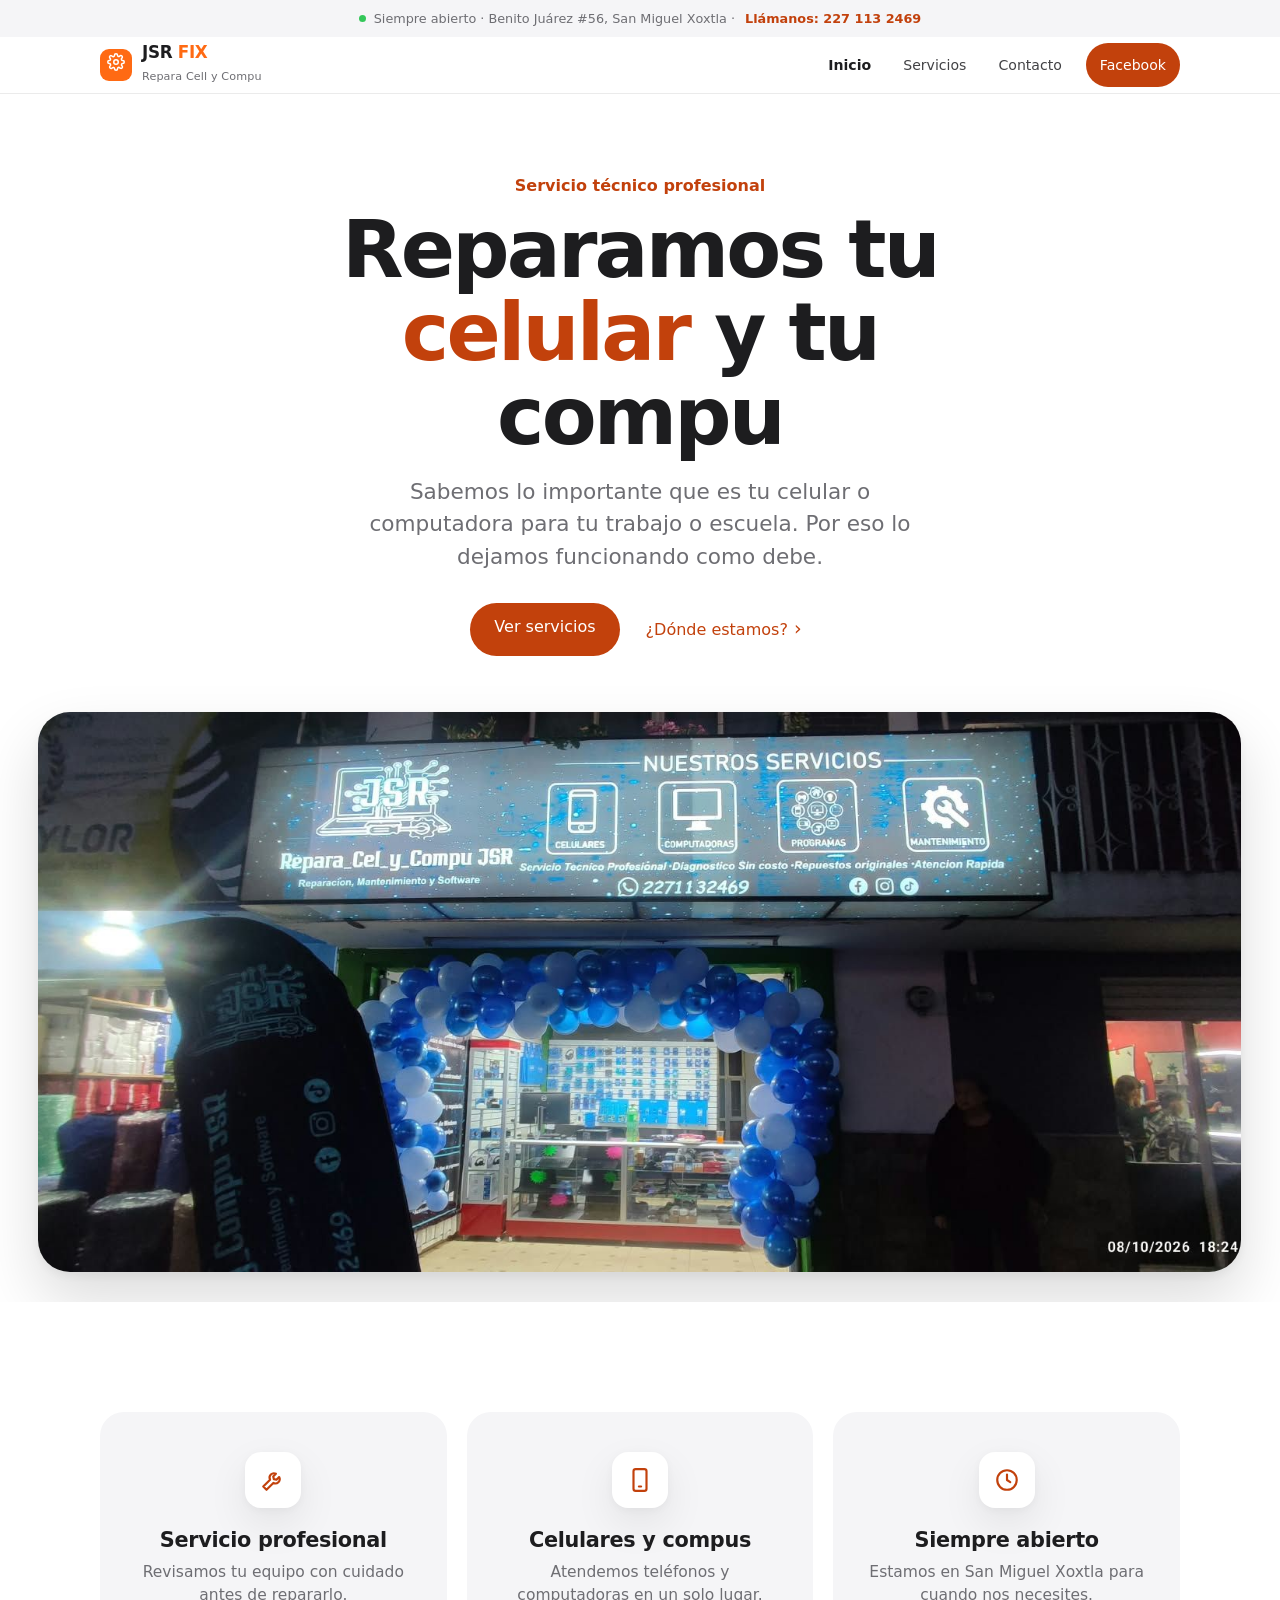
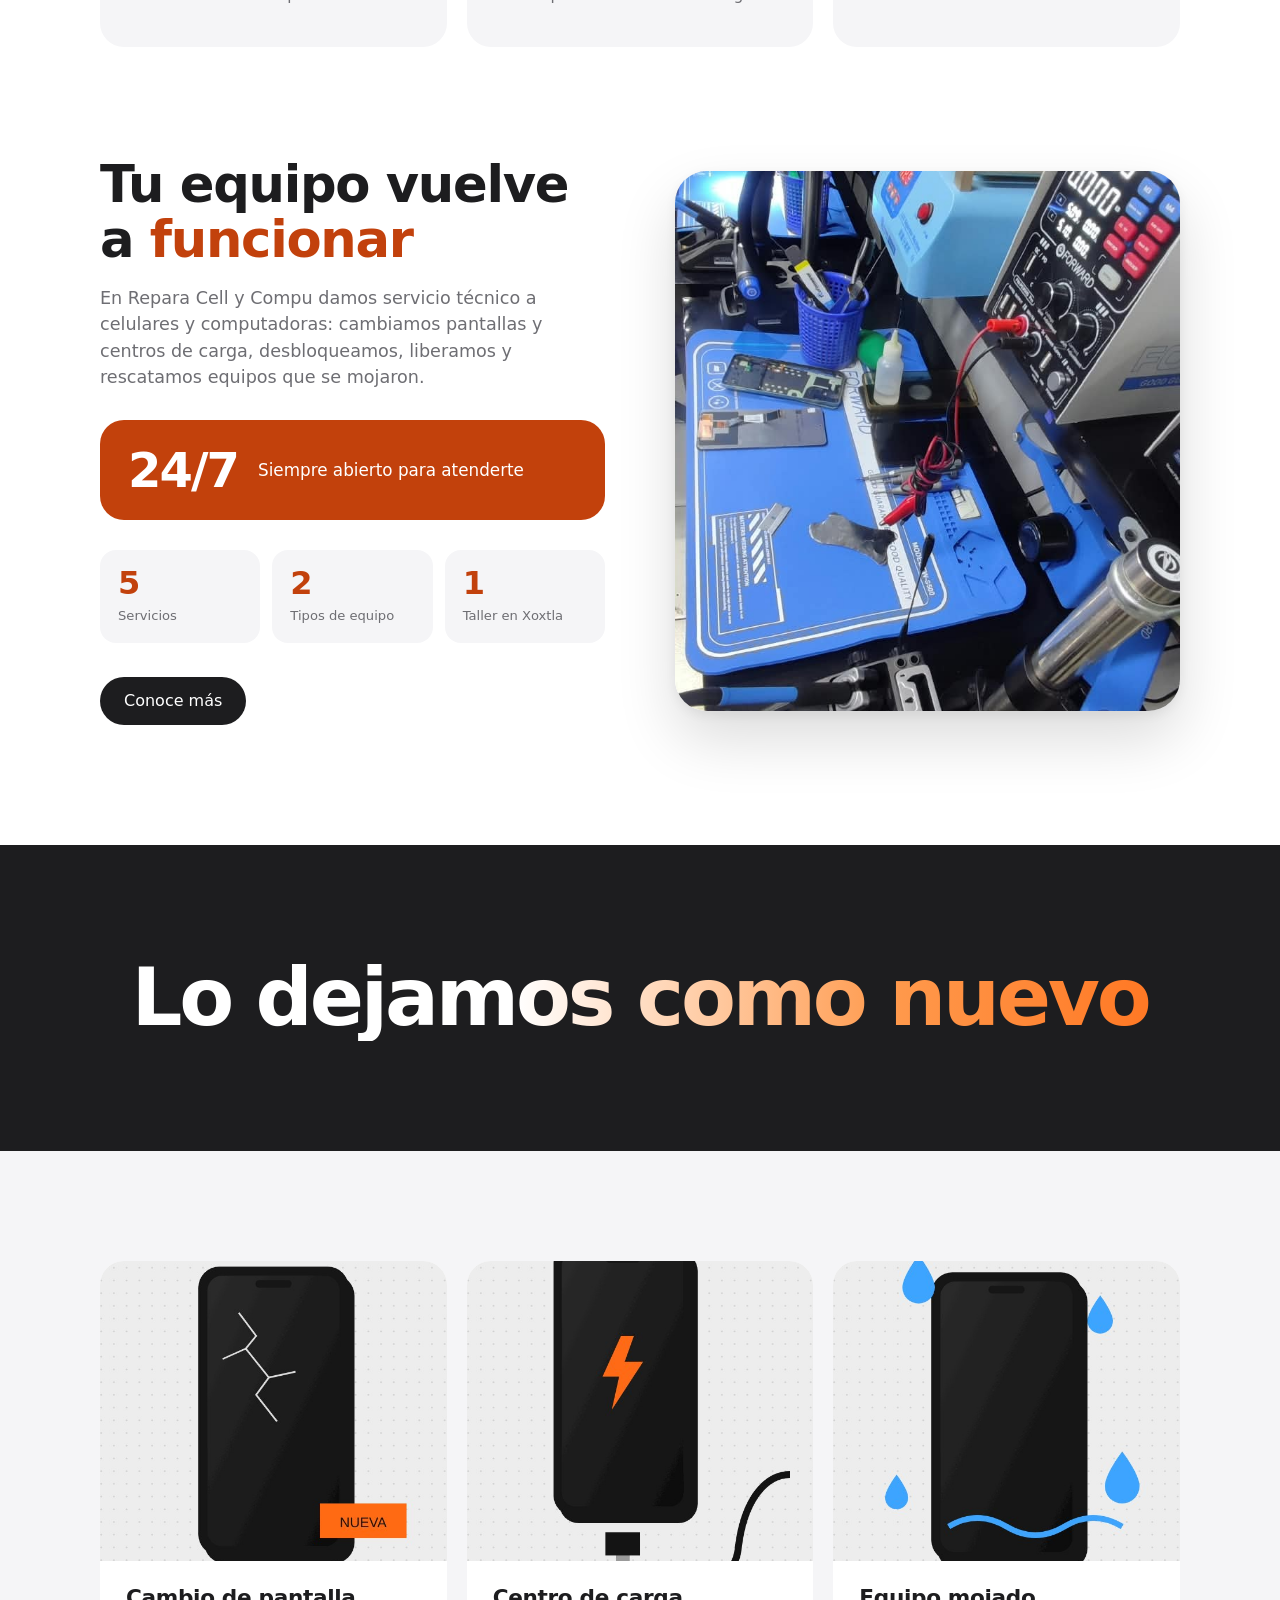
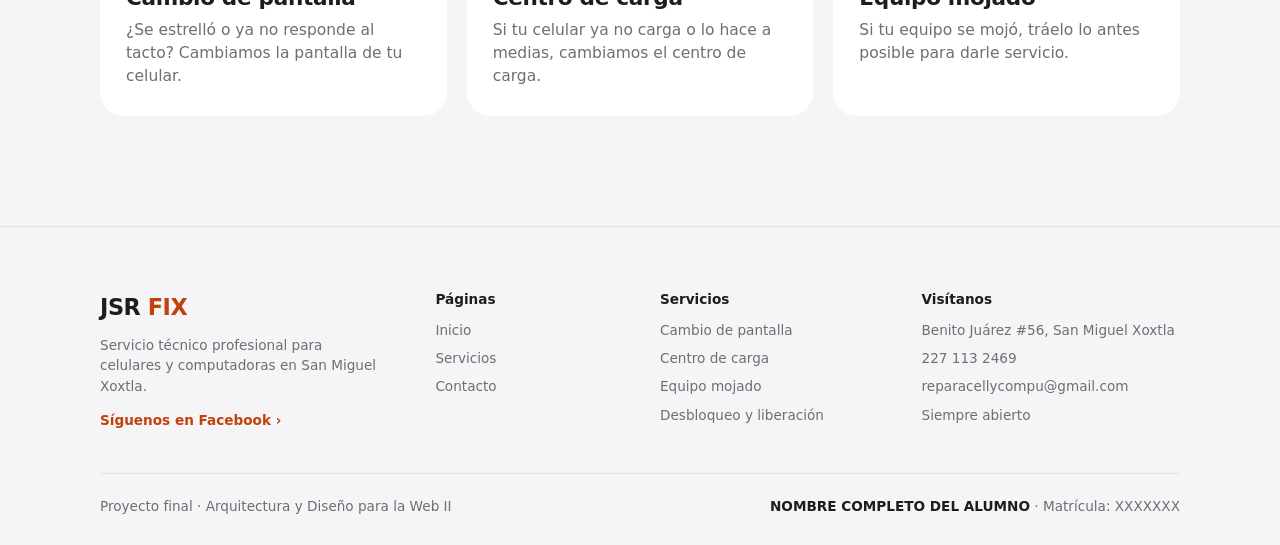
<file: index.html>
<!DOCTYPE html>
<html lang="es">
<head>
  <meta charset="UTF-8">
  <meta name="viewport" content="width=device-width, initial-scale=1.0">
  <title>Inicio | Repara Cell y Compu</title>
  <link rel="stylesheet" href="css/estilo.css">
</head>
<body>

  <!-- Barra de aviso -->
  <div id="aviso"><span class="punto-abierto"></span>Siempre abierto · Benito Juárez #56, San Miguel Xoxtla · <a href="tel:2271132469">Llámanos: 227 113 2469</a></div>

  <!-- Cabecera con el menú principal: 4 botones -->
  <div id="cabecera">
    <div class="marco">
      <a href="index.html" class="marca">
        <div class="marca-icono"><span><svg class="icono-svg" viewBox="0 0 24 24" aria-hidden="true"><circle cx="12" cy="12" r="3"/><path d="M19.4 15a1.7 1.7 0 0 0 .3 1.8l.1.1a2 2 0 1 1-2.8 2.8l-.1-.1a1.7 1.7 0 0 0-1.8-.3 1.7 1.7 0 0 0-1 1.5V21a2 2 0 1 1-4 0v-.1a1.7 1.7 0 0 0-1.1-1.5 1.7 1.7 0 0 0-1.8.3l-.1.1a2 2 0 1 1-2.8-2.8l.1-.1a1.7 1.7 0 0 0 .3-1.8 1.7 1.7 0 0 0-1.5-1H3a2 2 0 1 1 0-4h.1a1.7 1.7 0 0 0 1.5-1.1 1.7 1.7 0 0 0-.3-1.8l-.1-.1a2 2 0 1 1 2.8-2.8l.1.1a1.7 1.7 0 0 0 1.8.3H9a1.7 1.7 0 0 0 1-1.5V3a2 2 0 1 1 4 0v.1a1.7 1.7 0 0 0 1 1.5 1.7 1.7 0 0 0 1.8-.3l.1-.1a2 2 0 1 1 2.8 2.8l-.1.1a1.7 1.7 0 0 0-.3 1.8V9a1.7 1.7 0 0 0 1.5 1H21a2 2 0 1 1 0 4h-.1a1.7 1.7 0 0 0-1.5 1z"/></svg></span></div>
        <div class="marca-texto">
          <strong>JSR <b>FIX</b></strong>
          <small>Repara Cell y Compu</small>
        </div>
      </a>
      <div id="navegacion">
        <a href="index.html" class="opcion actual">Inicio</a>
        <a href="servicios.html" class="opcion">Servicios</a>
        <a href="contacto.html" class="opcion">Contacto</a>
        <a href="https://www.facebook.com/reparacellycompu" target="_blank" class="opcion externa">Facebook</a>
      </div>
    </div>
  </div>

  <!-- Imagen principal -->
  <div id="principal">
    <a href="servicios.html"><img src="img/portada.jpg" alt="Mesa de trabajo con celulares, laptop y herramientas"></a>
    <div class="principal-texto">
      <span class="etiqueta-naranja">Servicio técnico profesional</span>
      <h1>Reparamos tu <span class="resaltado">celular</span> y tu compu</h1>
      <p>Sabemos lo importante que es tu celular o computadora para tu trabajo o escuela. Por eso lo dejamos funcionando como debe.</p>
      <div class="botones">
        <a href="servicios.html" class="btn">Ver servicios</a>
        <a href="contacto.html" class="btn blanco">¿Dónde estamos?</a>
      </div>
    </div>
  </div>

  <!-- Tres tarjetas -->
  <div id="ventajas">
    <div class="marco">
      <div class="caja">
        <div class="caja-icono"><svg class="icono-svg" viewBox="0 0 24 24" aria-hidden="true"><path d="M14.7 6.3a4 4 0 0 0-5.4 5.4L3 18l3 3 6.3-6.3a4 4 0 0 0 5.4-5.4l-2.5 2.5-2.4-.6-.6-2.4z"/></svg></div>
        <h3>Servicio profesional</h3>
        <p>Revisamos tu equipo con cuidado antes de repararlo.</p>
      </div>
      <div class="caja">
        <div class="caja-icono"><svg class="icono-svg" viewBox="0 0 24 24" aria-hidden="true"><rect x="6" y="2" width="12" height="20" rx="2"/><path d="M11 18h2"/></svg></div>
        <h3>Celulares y compus</h3>
        <p>Atendemos teléfonos y computadoras en un solo lugar.</p>
      </div>
      <div class="caja">
        <div class="caja-icono"><svg class="icono-svg" viewBox="0 0 24 24" aria-hidden="true"><circle cx="12" cy="12" r="9"/><path d="M12 7v5l3 2"/></svg></div>
        <h3>Siempre abierto</h3>
        <p>Estamos en San Miguel Xoxtla para cuando nos necesites.</p>
      </div>
    </div>
  </div>

  <!-- Quiénes somos con cifras -->
  <div id="quienes">
    <div class="marco">
      <div class="quienes-texto">
        <h2>Tu equipo vuelve a <span class="resaltado">funcionar</span></h2>
        <p>En Repara Cell y Compu damos servicio técnico a celulares y computadoras: cambiamos pantallas y centros de carga, desbloqueamos, liberamos y rescatamos equipos que se mojaron.</p>
        <div class="recuadro-naranja">
          <strong>24/7</strong>
          <span>Siempre abierto para atenderte</span>
        </div>
        <div class="numeros">
          <div><strong>5</strong><span>Servicios</span></div>
          <div><strong>2</strong><span>Tipos de equipo</span></div>
          <div><strong>1</strong><span>Taller en Xoxtla</span></div>
        </div>
        <a href="servicios.html" class="btn negro">Conoce más</a>
      </div>
      <div class="quienes-imagen">
        <a href="servicios.html"><img src="img/taller.jpg" alt="Celular abierto en reparación con herramientas"></a>
      </div>
    </div>
  </div>

  <!-- Franja naranja -->
  <div class="banda">
    <h2>Lo dejamos como nuevo</h2>
  </div>

  <!-- Tres columnas con imagen -->
  <div id="reparaciones">
    <div class="marco">
      <div class="reparacion">
        <a href="servicios.html#pantalla"><img src="img/pantalla.jpg" alt="Celular con la pantalla estrellada"></a>
        <h3>Cambio de pantalla</h3>
        <p>¿Se estrelló o ya no responde al tacto? Cambiamos la pantalla de tu celular.</p>
      </div>
      <div class="reparacion">
        <a href="servicios.html#carga"><img src="img/carga.jpg" alt="Celular conectado a un cable de carga"></a>
        <h3>Centro de carga</h3>
        <p>Si tu celular ya no carga o lo hace a medias, cambiamos el centro de carga.</p>
      </div>
      <div class="reparacion">
        <a href="servicios.html#mojado"><img src="img/mojado.jpg" alt="Celular con gotas de agua"></a>
        <h3>Equipo mojado</h3>
        <p>Si tu equipo se mojó, tráelo lo antes posible para darle servicio.</p>
      </div>
    </div>
  </div>

  <!-- Pie de página: datos del negocio + nombre y matrícula del alumno -->
  <div id="pie">
    <div class="marco pie-rejilla">
      <div class="pie-marca">
        <strong>JSR <b>FIX</b></strong>
        <p>Servicio técnico profesional para celulares y computadoras en San Miguel Xoxtla.</p>
        <a href="https://www.facebook.com/reparacellycompu" target="_blank" class="pie-social">Síguenos en Facebook ›</a>
      </div>
      <div>
        <h3>Páginas</h3>
        <ul>
          <li><a href="index.html">Inicio</a></li>
          <li><a href="servicios.html">Servicios</a></li>
          <li><a href="contacto.html">Contacto</a></li>
        </ul>
      </div>
      <div>
        <h3>Servicios</h3>
        <ul>
          <li><a href="servicios.html#pantalla">Cambio de pantalla</a></li>
          <li><a href="servicios.html#carga">Centro de carga</a></li>
          <li><a href="servicios.html#mojado">Equipo mojado</a></li>
          <li><a href="servicios.html#desbloqueo">Desbloqueo y liberación</a></li>
        </ul>
      </div>
      <div>
        <h3>Visítanos</h3>
        <ul>
          <li>Benito Juárez #56, San Miguel Xoxtla</li>
          <li><a href="tel:2271132469">227 113 2469</a></li>
          <li><a href="mailto:reparacellycompu@gmail.com">reparacellycompu@gmail.com</a></li>
          <li>Siempre abierto</li>
        </ul>
      </div>
    </div>
    <div class="marco pie-alumno">
      <span>Proyecto final · Arquitectura y Diseño para la Web II</span>
      <span><strong>NOMBRE COMPLETO DEL ALUMNO</strong> · Matrícula: XXXXXXX</span>
    </div>
  </div>

</body>
</html>
</file>
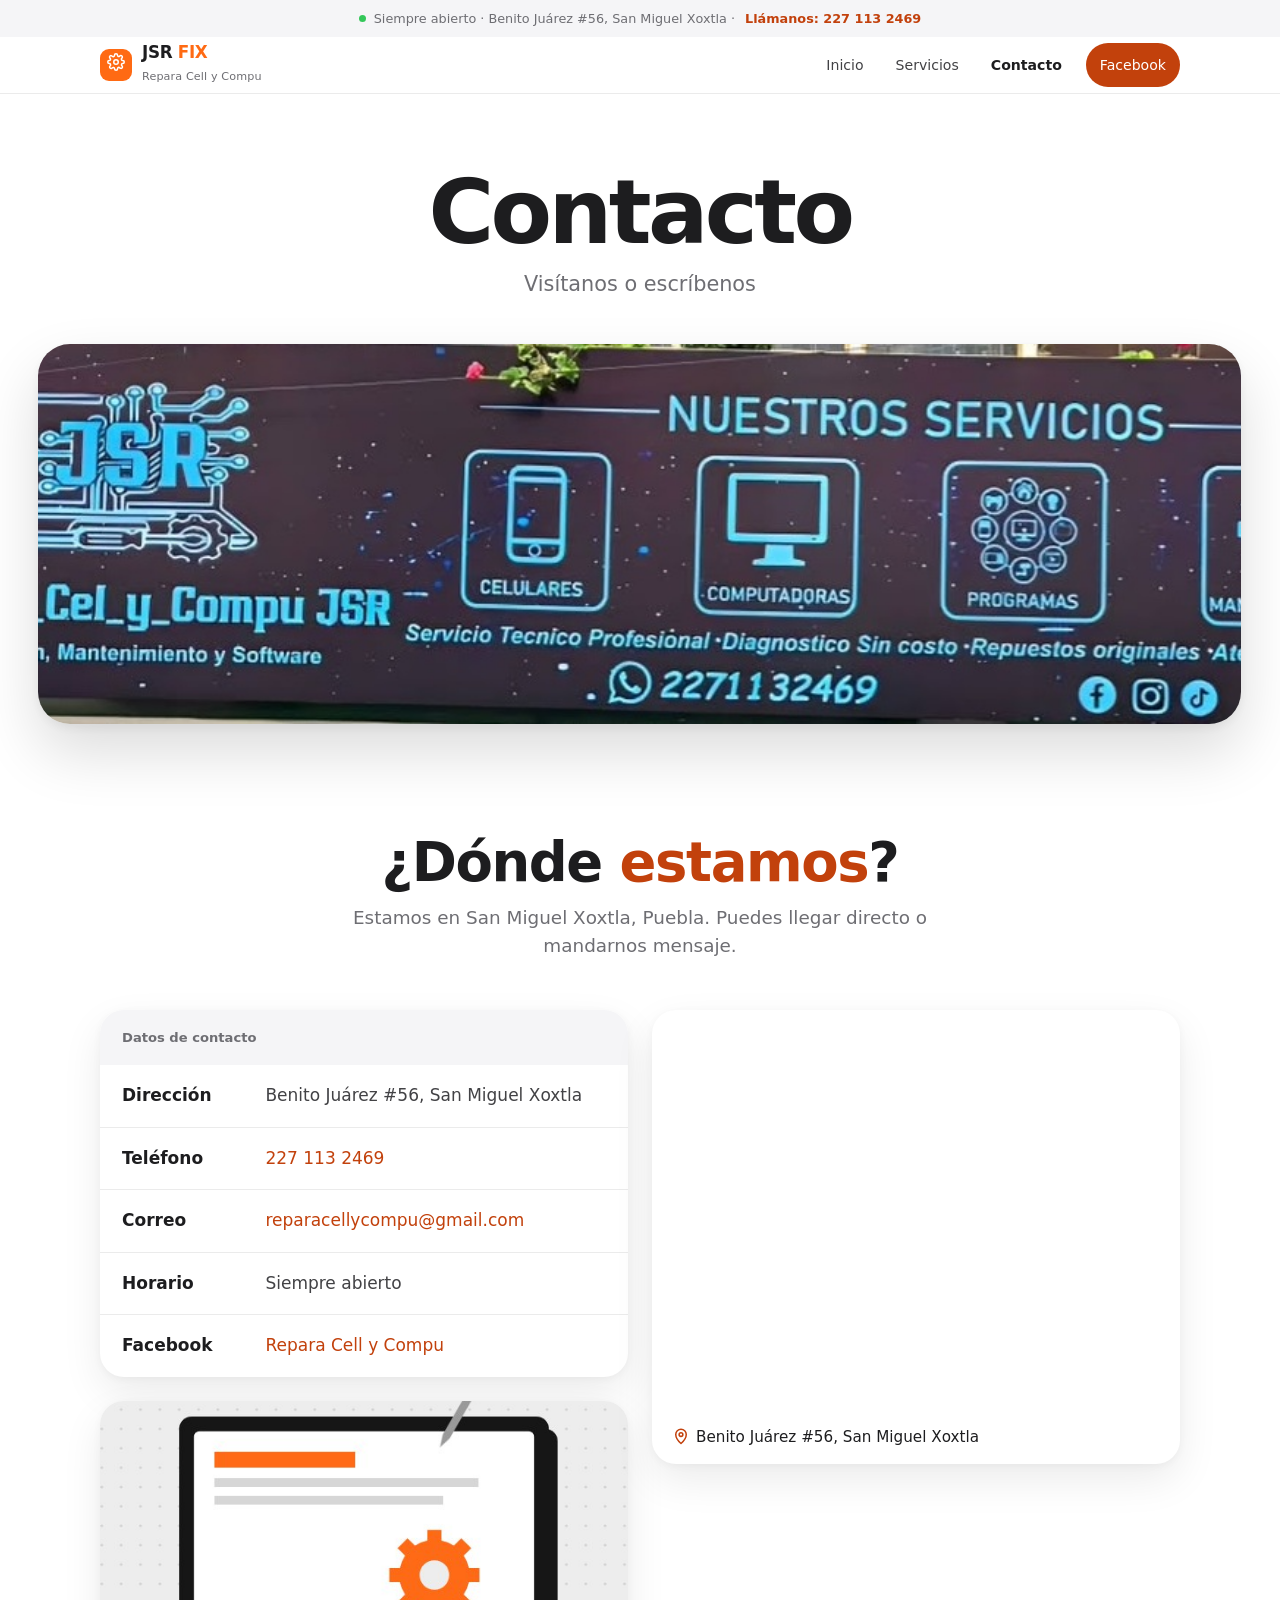
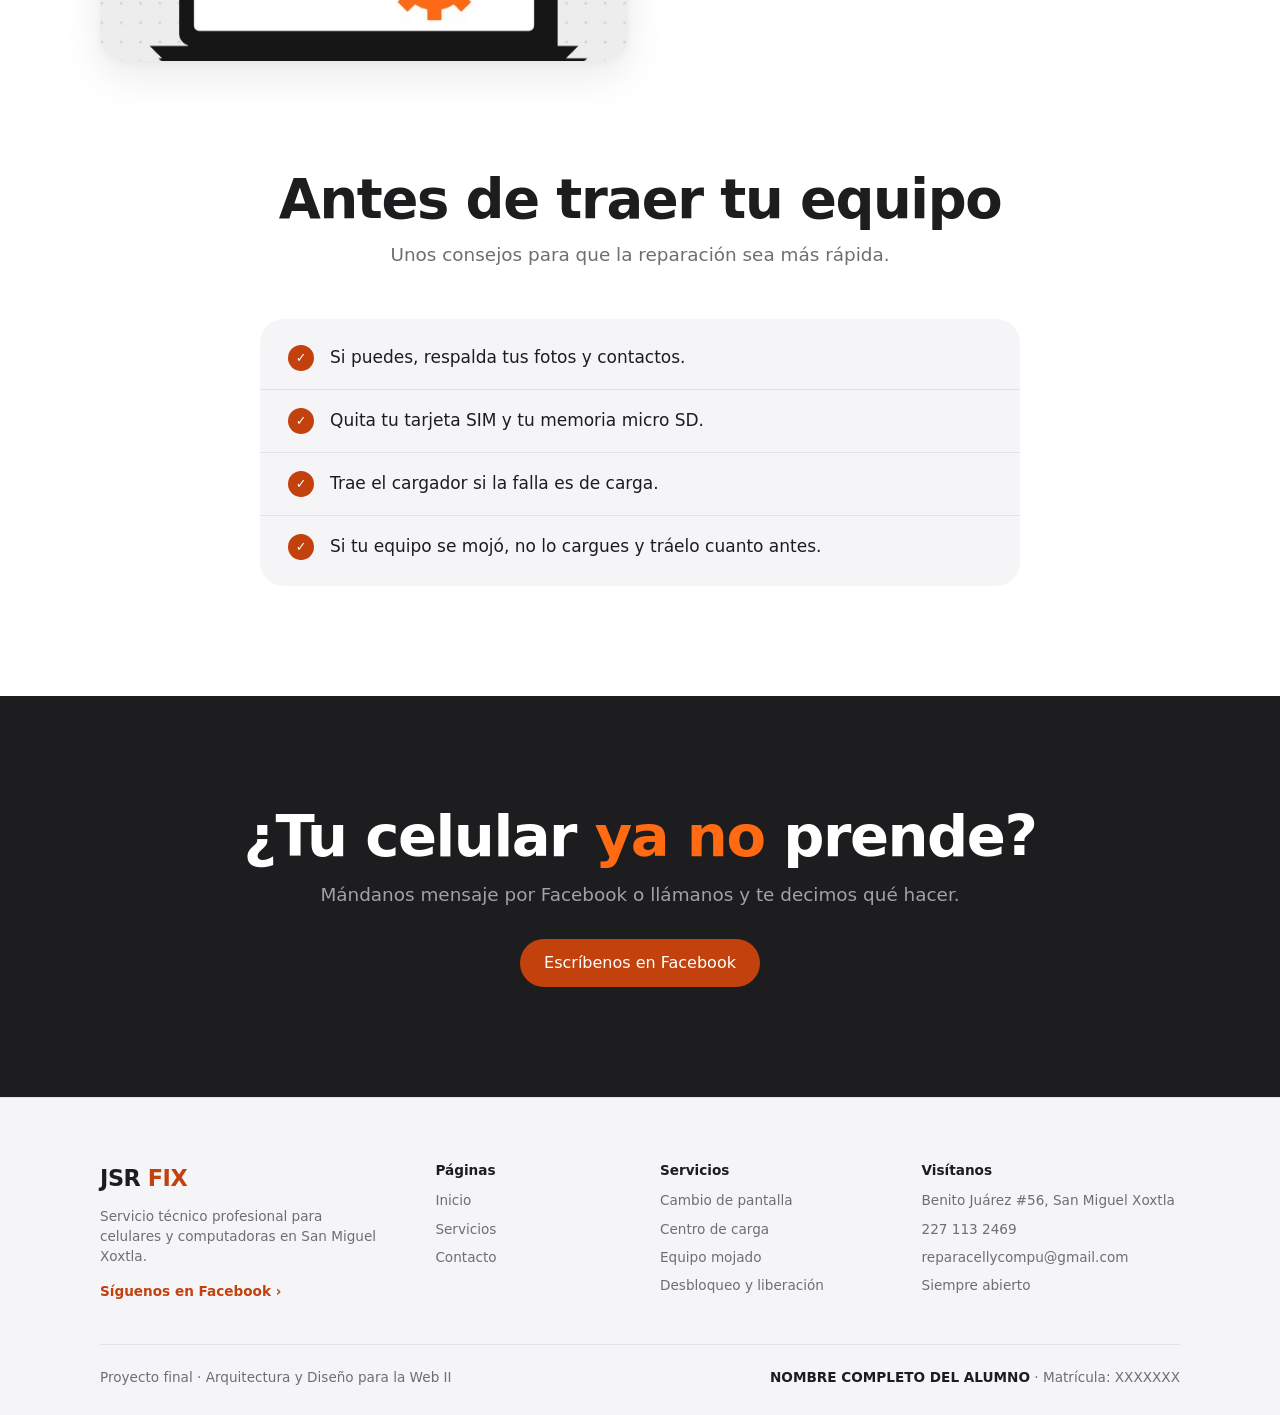
<file: contacto.html>
<!DOCTYPE html>
<html lang="es">
<head>
  <meta charset="UTF-8">
  <meta name="viewport" content="width=device-width, initial-scale=1.0">
  <title>Contacto | Repara Cell y Compu</title>
  <link rel="stylesheet" href="css/estilo.css">
</head>
<body>

  <!-- Barra de aviso -->
  <div id="aviso"><span class="punto-abierto"></span>Siempre abierto · Benito Juárez #56, San Miguel Xoxtla · <a href="tel:2271132469">Llámanos: 227 113 2469</a></div>

  <!-- Cabecera con el menú principal: 4 botones -->
  <div id="cabecera">
    <div class="marco">
      <a href="index.html" class="marca">
        <div class="marca-icono"><span><svg class="icono-svg" viewBox="0 0 24 24" aria-hidden="true"><circle cx="12" cy="12" r="3"/><path d="M19.4 15a1.7 1.7 0 0 0 .3 1.8l.1.1a2 2 0 1 1-2.8 2.8l-.1-.1a1.7 1.7 0 0 0-1.8-.3 1.7 1.7 0 0 0-1 1.5V21a2 2 0 1 1-4 0v-.1a1.7 1.7 0 0 0-1.1-1.5 1.7 1.7 0 0 0-1.8.3l-.1.1a2 2 0 1 1-2.8-2.8l.1-.1a1.7 1.7 0 0 0 .3-1.8 1.7 1.7 0 0 0-1.5-1H3a2 2 0 1 1 0-4h.1a1.7 1.7 0 0 0 1.5-1.1 1.7 1.7 0 0 0-.3-1.8l-.1-.1a2 2 0 1 1 2.8-2.8l.1.1a1.7 1.7 0 0 0 1.8.3H9a1.7 1.7 0 0 0 1-1.5V3a2 2 0 1 1 4 0v.1a1.7 1.7 0 0 0 1 1.5 1.7 1.7 0 0 0 1.8-.3l.1-.1a2 2 0 1 1 2.8 2.8l-.1.1a1.7 1.7 0 0 0-.3 1.8V9a1.7 1.7 0 0 0 1.5 1H21a2 2 0 1 1 0 4h-.1a1.7 1.7 0 0 0-1.5 1z"/></svg></span></div>
        <div class="marca-texto">
          <strong>JSR <b>FIX</b></strong>
          <small>Repara Cell y Compu</small>
        </div>
      </a>
      <div id="navegacion">
        <a href="index.html" class="opcion">Inicio</a>
        <a href="servicios.html" class="opcion">Servicios</a>
        <a href="contacto.html" class="opcion actual">Contacto</a>
        <a href="https://www.facebook.com/reparacellycompu" target="_blank" class="opcion externa">Facebook</a>
      </div>
    </div>
  </div>

  <!-- Encabezado de la página -->
  <div class="cabeza-pagina">
    <a href="#datos"><img src="img/banner-contacto.jpg" alt="Fachada del local de JSR FIX"></a>
    <div class="titulo-pagina">
      <h1>Contacto</h1>
      <p>Visítanos o escríbenos</p>
    </div>
  </div>

  <!-- Datos y mapa -->
  <div class="seccion" id="datos">
    <div class="marco">
      <div class="seccion-titulo">
        <h2>¿Dónde <span class="resaltado">estamos</span>?</h2>
        <p>Estamos en San Miguel Xoxtla, Puebla. Puedes llegar directo o mandarnos mensaje.</p>
      </div>
      <div class="contacto-rejilla">
        <div>
          <div class="tabla-contenedor">
            <table class="tabla-taller">
              <thead>
                <tr>
                  <th colspan="2">Datos de contacto</th>
                </tr>
              </thead>
              <tbody>
                <tr>
                  <th>Dirección</th>
                  <td>Benito Juárez #56, San Miguel Xoxtla</td>
                </tr>
                <tr>
                  <th>Teléfono</th>
                  <td><a href="tel:2271132469">227 113 2469</a></td>
                </tr>
                <tr>
                  <th>Correo</th>
                  <td><a href="mailto:reparacellycompu@gmail.com">reparacellycompu@gmail.com</a></td>
                </tr>
                <tr>
                  <th>Horario</th>
                  <td>Siempre abierto</td>
                </tr>
                <tr>
                  <th>Facebook</th>
                  <td><a href="https://www.facebook.com/reparacellycompu" target="_blank">Repara Cell y Compu</a></td>
                </tr>
              </tbody>
            </table>
          </div>
          <a href="servicios.html" class="imagen-chica"><img src="img/computadora.jpg" alt="Laptop en reparación"></a>
        </div>
        <div class="mapa">
          <iframe src="https://www.google.com/maps?q=Benito+Ju%C3%A1rez+56,+San+Miguel+Xoxtla,+Puebla&output=embed" title="Mapa de Repara Cell y Compu" loading="lazy"></iframe>
          <div class="mapa-pie"><svg class="icono-svg" viewBox="0 0 24 24" aria-hidden="true"><path d="M12 22s7-6.2 7-12a7 7 0 0 0-14 0c0 5.8 7 12 7 12z"/><circle cx="12" cy="10" r="2.5"/></svg>Benito Juárez #56, San Miguel Xoxtla</div>
        </div>
      </div>
    </div>
  </div>

  <!-- Antes de traer tu equipo -->
  <div class="seccion" style="padding-top: 0;">
    <div class="marco">
      <div class="seccion-titulo">
        <h2>Antes de traer tu equipo</h2>
        <p>Unos consejos para que la reparación sea más rápida.</p>
      </div>
      <ul class="lista-revision">
        <li>Si puedes, respalda tus fotos y contactos.</li>
        <li>Quita tu tarjeta SIM y tu memoria micro SD.</li>
        <li>Trae el cargador si la falla es de carga.</li>
        <li>Si tu equipo se mojó, no lo cargues y tráelo cuanto antes.</li>
      </ul>
    </div>
  </div>

  <!-- Llamada a la acción -->
  <div class="llamada">
    <h2>¿Tu celular <b>ya no</b> prende?</h2>
    <p>Mándanos mensaje por Facebook o llámanos y te decimos qué hacer.</p>
    <a href="https://www.facebook.com/reparacellycompu" target="_blank" class="btn">Escríbenos en Facebook</a>
  </div>

  <!-- Pie de página: datos del negocio + nombre y matrícula del alumno -->
  <div id="pie">
    <div class="marco pie-rejilla">
      <div class="pie-marca">
        <strong>JSR <b>FIX</b></strong>
        <p>Servicio técnico profesional para celulares y computadoras en San Miguel Xoxtla.</p>
        <a href="https://www.facebook.com/reparacellycompu" target="_blank" class="pie-social">Síguenos en Facebook ›</a>
      </div>
      <div>
        <h3>Páginas</h3>
        <ul>
          <li><a href="index.html">Inicio</a></li>
          <li><a href="servicios.html">Servicios</a></li>
          <li><a href="contacto.html">Contacto</a></li>
        </ul>
      </div>
      <div>
        <h3>Servicios</h3>
        <ul>
          <li><a href="servicios.html#pantalla">Cambio de pantalla</a></li>
          <li><a href="servicios.html#carga">Centro de carga</a></li>
          <li><a href="servicios.html#mojado">Equipo mojado</a></li>
          <li><a href="servicios.html#desbloqueo">Desbloqueo y liberación</a></li>
        </ul>
      </div>
      <div>
        <h3>Visítanos</h3>
        <ul>
          <li>Benito Juárez #56, San Miguel Xoxtla</li>
          <li><a href="tel:2271132469">227 113 2469</a></li>
          <li><a href="mailto:reparacellycompu@gmail.com">reparacellycompu@gmail.com</a></li>
          <li>Siempre abierto</li>
        </ul>
      </div>
    </div>
    <div class="marco pie-alumno">
      <span>Proyecto final · Arquitectura y Diseño para la Web II</span>
      <span><strong>NOMBRE COMPLETO DEL ALUMNO</strong> · Matrícula: XXXXXXX</span>
    </div>
  </div>

</body>
</html>
</file>
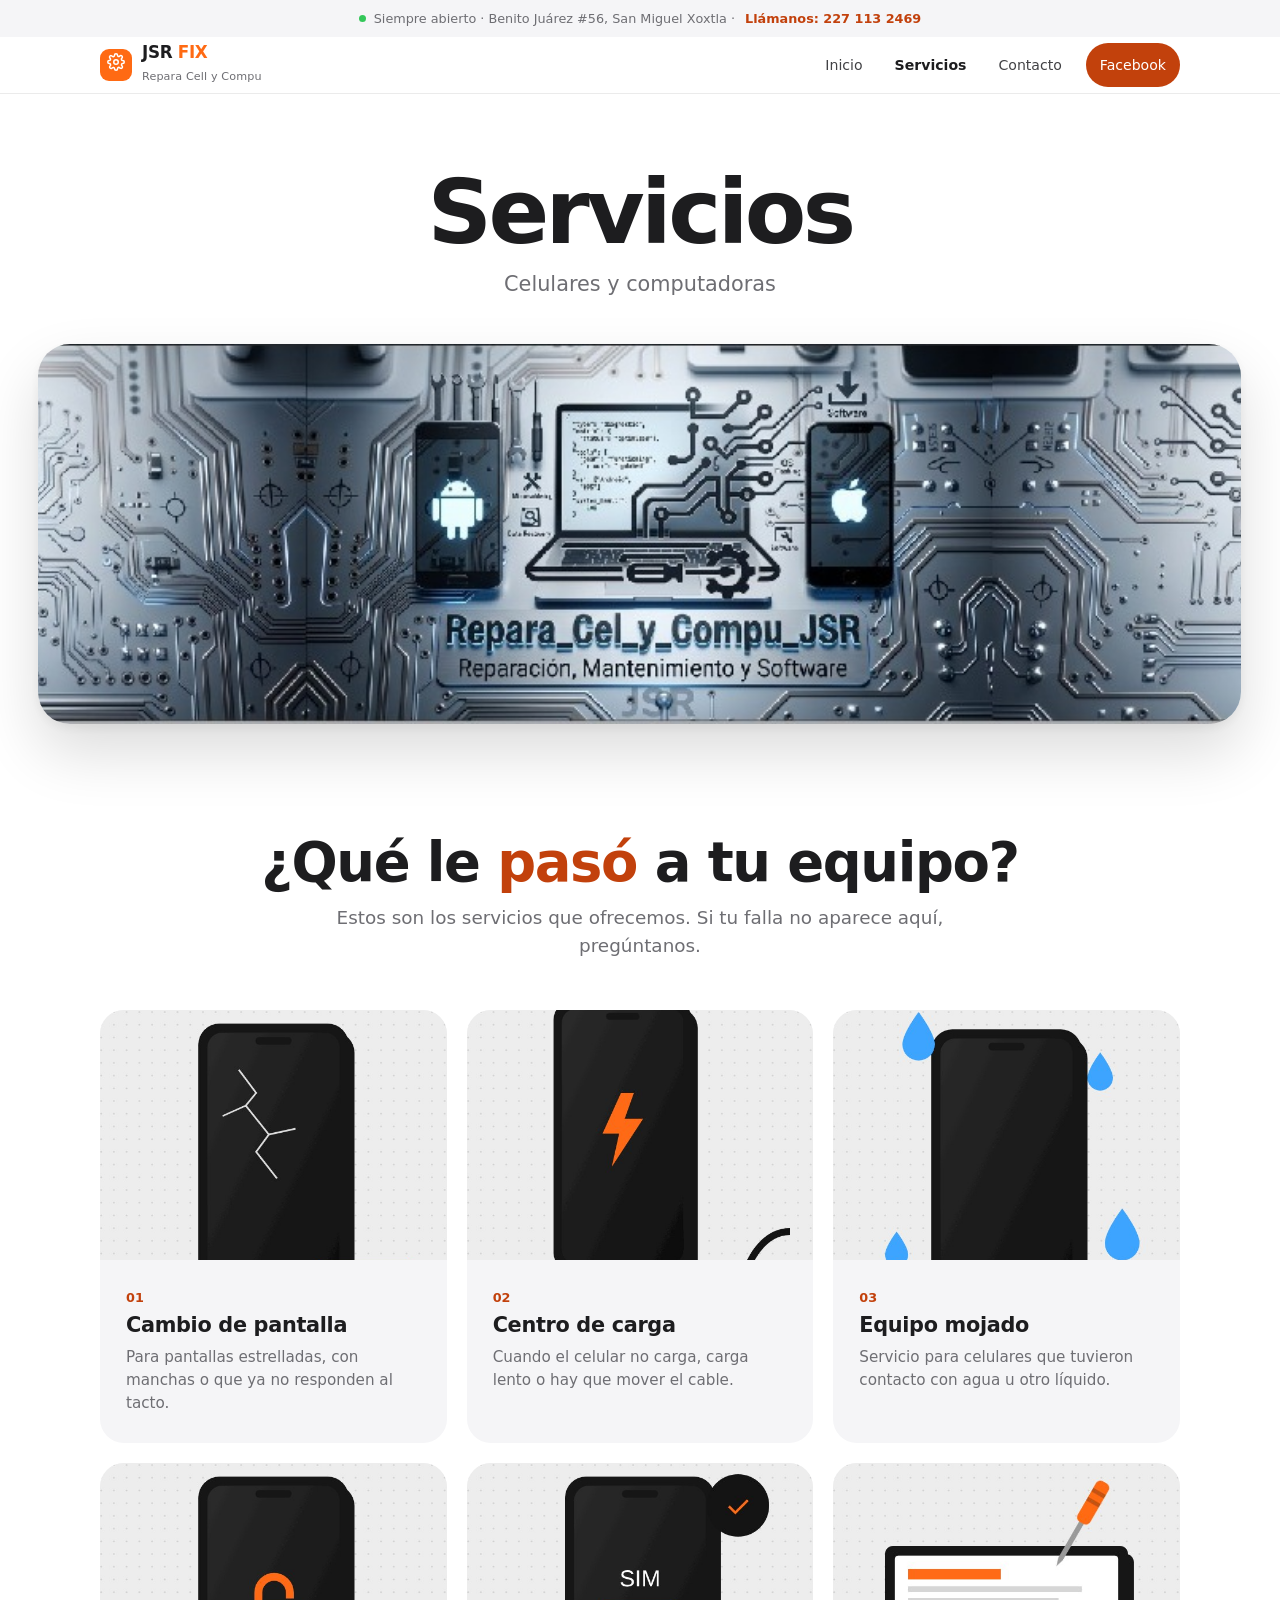
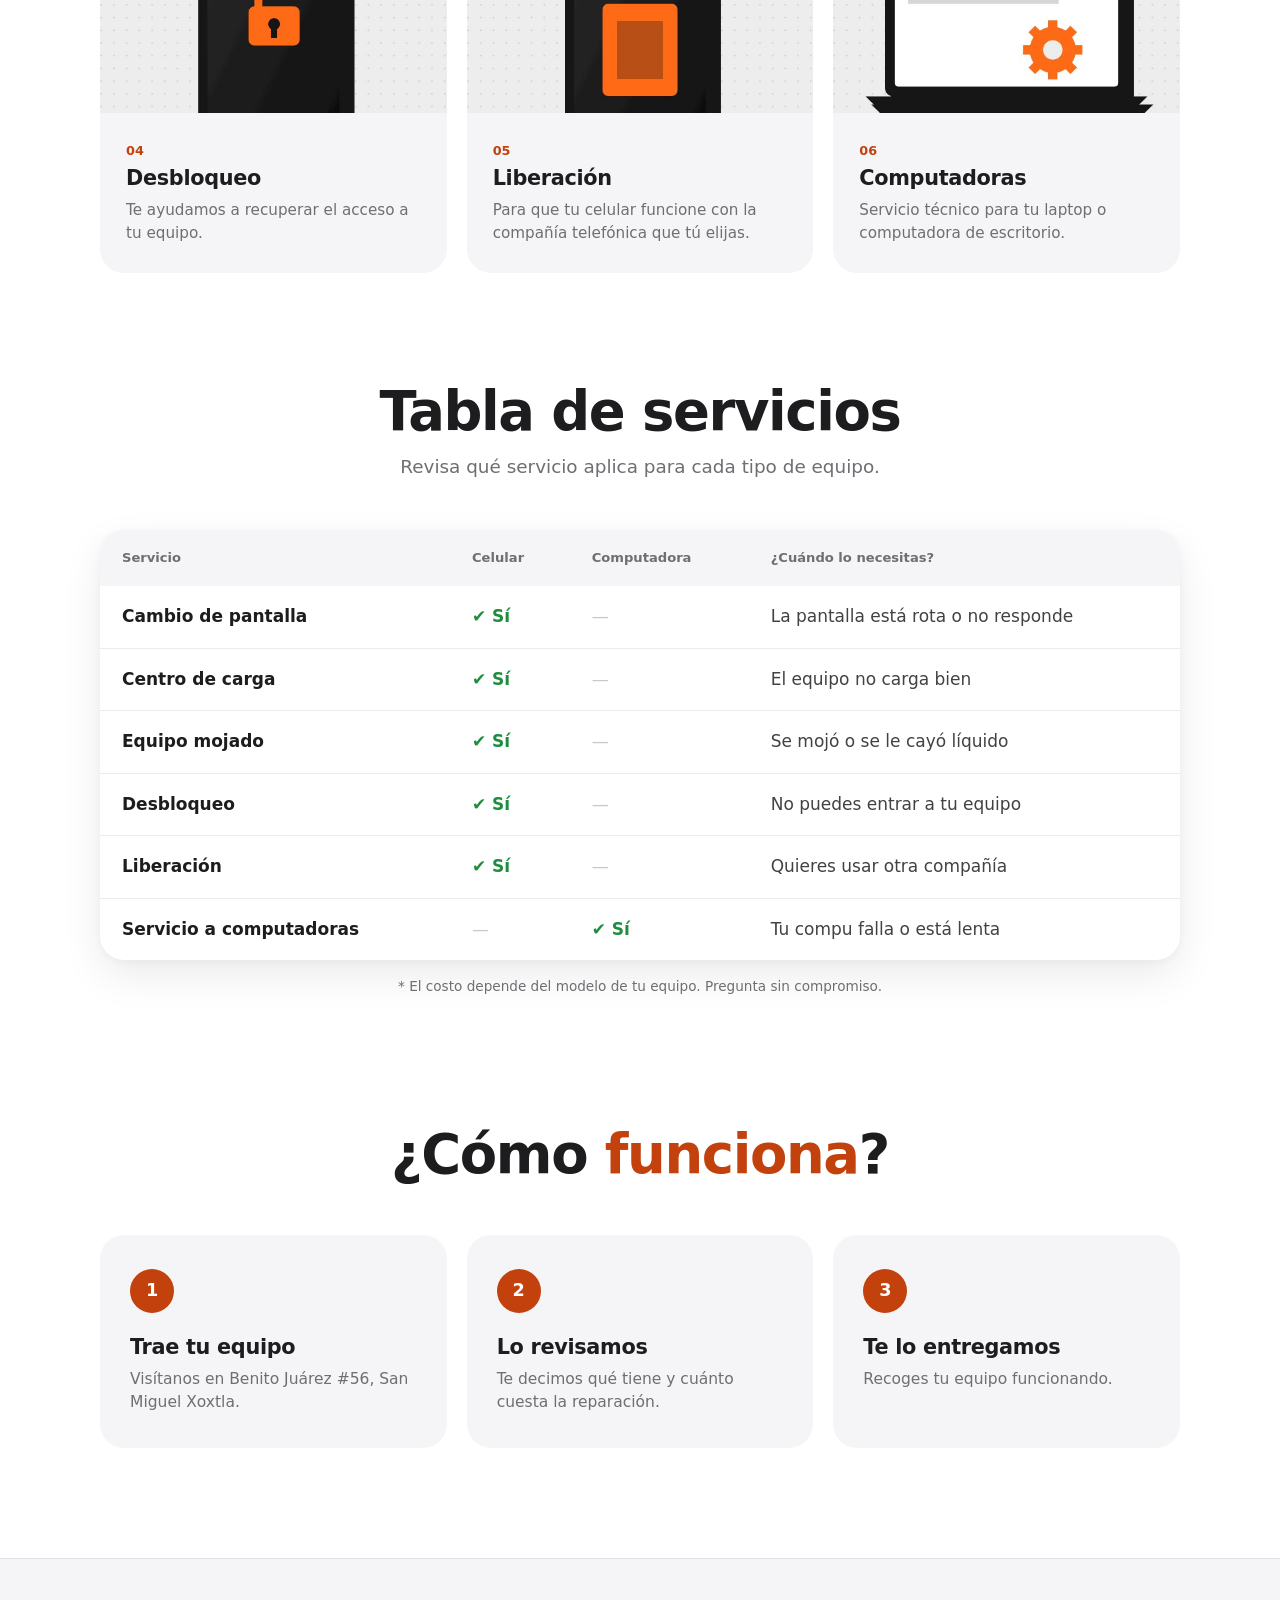
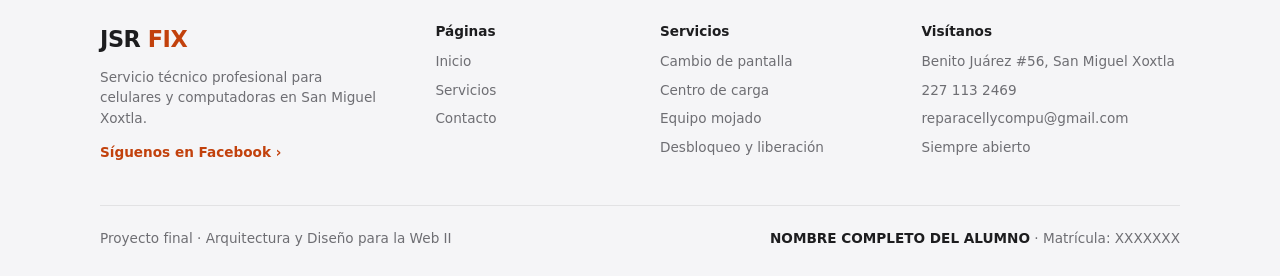
<file: servicios.html>
<!DOCTYPE html>
<html lang="es">
<head>
  <meta charset="UTF-8">
  <meta name="viewport" content="width=device-width, initial-scale=1.0">
  <title>Servicios | Repara Cell y Compu</title>
  <link rel="stylesheet" href="css/estilo.css">
</head>
<body>

  <!-- Barra de aviso -->
  <div id="aviso"><span class="punto-abierto"></span>Siempre abierto · Benito Juárez #56, San Miguel Xoxtla · <a href="tel:2271132469">Llámanos: 227 113 2469</a></div>

  <!-- Cabecera con el menú principal: 4 botones -->
  <div id="cabecera">
    <div class="marco">
      <a href="index.html" class="marca">
        <div class="marca-icono"><span><svg class="icono-svg" viewBox="0 0 24 24" aria-hidden="true"><circle cx="12" cy="12" r="3"/><path d="M19.4 15a1.7 1.7 0 0 0 .3 1.8l.1.1a2 2 0 1 1-2.8 2.8l-.1-.1a1.7 1.7 0 0 0-1.8-.3 1.7 1.7 0 0 0-1 1.5V21a2 2 0 1 1-4 0v-.1a1.7 1.7 0 0 0-1.1-1.5 1.7 1.7 0 0 0-1.8.3l-.1.1a2 2 0 1 1-2.8-2.8l.1-.1a1.7 1.7 0 0 0 .3-1.8 1.7 1.7 0 0 0-1.5-1H3a2 2 0 1 1 0-4h.1a1.7 1.7 0 0 0 1.5-1.1 1.7 1.7 0 0 0-.3-1.8l-.1-.1a2 2 0 1 1 2.8-2.8l.1.1a1.7 1.7 0 0 0 1.8.3H9a1.7 1.7 0 0 0 1-1.5V3a2 2 0 1 1 4 0v.1a1.7 1.7 0 0 0 1 1.5 1.7 1.7 0 0 0 1.8-.3l.1-.1a2 2 0 1 1 2.8 2.8l-.1.1a1.7 1.7 0 0 0-.3 1.8V9a1.7 1.7 0 0 0 1.5 1H21a2 2 0 1 1 0 4h-.1a1.7 1.7 0 0 0-1.5 1z"/></svg></span></div>
        <div class="marca-texto">
          <strong>JSR <b>FIX</b></strong>
          <small>Repara Cell y Compu</small>
        </div>
      </a>
      <div id="navegacion">
        <a href="index.html" class="opcion">Inicio</a>
        <a href="servicios.html" class="opcion actual">Servicios</a>
        <a href="contacto.html" class="opcion">Contacto</a>
        <a href="https://www.facebook.com/reparacellycompu" target="_blank" class="opcion externa">Facebook</a>
      </div>
    </div>
  </div>

  <!-- Encabezado de la página -->
  <div class="cabeza-pagina">
    <a href="#lista"><img src="img/banner-servicios.jpg" alt="Celulares y herramientas sobre fondo negro"></a>
    <div class="titulo-pagina">
      <h1>Servicios</h1>
      <p>Celulares y computadoras</p>
    </div>
  </div>

  <!-- Rejilla de servicios -->
  <div class="seccion" id="lista">
    <div class="marco">
      <div class="seccion-titulo">
        <h2>¿Qué le <span class="resaltado">pasó</span> a tu equipo?</h2>
        <p>Estos son los servicios que ofrecemos. Si tu falla no aparece aquí, pregúntanos.</p>
      </div>
      <div class="rejilla-servicios">
        <div class="servicio" id="pantalla">
          <a href="contacto.html"><img src="img/pantalla.jpg" alt="Celular con la pantalla estrellada"></a>
          <div class="servicio-cuerpo">
            <span>01</span>
            <h3>Cambio de pantalla</h3>
            <p>Para pantallas estrelladas, con manchas o que ya no responden al tacto.</p>
          </div>
        </div>
        <div class="servicio" id="carga">
          <a href="contacto.html"><img src="img/carga.jpg" alt="Celular conectado a un cable de carga"></a>
          <div class="servicio-cuerpo">
            <span>02</span>
            <h3>Centro de carga</h3>
            <p>Cuando el celular no carga, carga lento o hay que mover el cable.</p>
          </div>
        </div>
        <div class="servicio" id="mojado">
          <a href="contacto.html"><img src="img/mojado.jpg" alt="Celular con gotas de agua"></a>
          <div class="servicio-cuerpo">
            <span>03</span>
            <h3>Equipo mojado</h3>
            <p>Servicio para celulares que tuvieron contacto con agua u otro líquido.</p>
          </div>
        </div>
        <div class="servicio" id="desbloqueo">
          <a href="contacto.html"><img src="img/desbloqueo.jpg" alt="Celular con un candado abierto"></a>
          <div class="servicio-cuerpo">
            <span>04</span>
            <h3>Desbloqueo</h3>
            <p>Te ayudamos a recuperar el acceso a tu equipo.</p>
          </div>
        </div>
        <div class="servicio" id="liberacion">
          <a href="contacto.html"><img src="img/liberacion.jpg" alt="Celular con una tarjeta SIM"></a>
          <div class="servicio-cuerpo">
            <span>05</span>
            <h3>Liberación</h3>
            <p>Para que tu celular funcione con la compañía telefónica que tú elijas.</p>
          </div>
        </div>
        <div class="servicio" id="compus">
          <a href="contacto.html"><img src="img/computadora.jpg" alt="Laptop en reparación"></a>
          <div class="servicio-cuerpo">
            <span>06</span>
            <h3>Computadoras</h3>
            <p>Servicio técnico para tu laptop o computadora de escritorio.</p>
          </div>
        </div>
      </div>
    </div>
  </div>

  <!-- Tabla de servicios -->
  <div class="seccion" style="padding-top: 0;">
    <div class="marco">
      <div class="seccion-titulo">
        <h2>Tabla de servicios</h2>
        <p>Revisa qué servicio aplica para cada tipo de equipo.</p>
      </div>
      <div class="tabla-contenedor">
        <table class="tabla-taller">
          <thead>
            <tr>
              <th>Servicio</th>
              <th>Celular</th>
              <th>Computadora</th>
              <th>¿Cuándo lo necesitas?</th>
            </tr>
          </thead>
          <tbody>
            <tr>
              <th>Cambio de pantalla</th>
              <td class="si">✔ Sí</td>
              <td class="no">—</td>
              <td>La pantalla está rota o no responde</td>
            </tr>
            <tr>
              <th>Centro de carga</th>
              <td class="si">✔ Sí</td>
              <td class="no">—</td>
              <td>El equipo no carga bien</td>
            </tr>
            <tr>
              <th>Equipo mojado</th>
              <td class="si">✔ Sí</td>
              <td class="no">—</td>
              <td>Se mojó o se le cayó líquido</td>
            </tr>
            <tr>
              <th>Desbloqueo</th>
              <td class="si">✔ Sí</td>
              <td class="no">—</td>
              <td>No puedes entrar a tu equipo</td>
            </tr>
            <tr>
              <th>Liberación</th>
              <td class="si">✔ Sí</td>
              <td class="no">—</td>
              <td>Quieres usar otra compañía</td>
            </tr>
            <tr>
              <th>Servicio a computadoras</th>
              <td class="no">—</td>
              <td class="si">✔ Sí</td>
              <td>Tu compu falla o está lenta</td>
            </tr>
          </tbody>
          <caption>* El costo depende del modelo de tu equipo. Pregunta sin compromiso.</caption>
        </table>
      </div>
    </div>
  </div>

  <!-- Cómo funciona -->
  <div class="seccion" style="padding-top: 20px;">
    <div class="marco">
      <div class="seccion-titulo">
        <h2>¿Cómo <span class="resaltado">funciona</span>?</h2>
      </div>
      <div class="pasos">
        <div class="paso">
          <h3>Trae tu equipo</h3>
          <p>Visítanos en Benito Juárez #56, San Miguel Xoxtla.</p>
        </div>
        <div class="paso">
          <h3>Lo revisamos</h3>
          <p>Te decimos qué tiene y cuánto cuesta la reparación.</p>
        </div>
        <div class="paso">
          <h3>Te lo entregamos</h3>
          <p>Recoges tu equipo funcionando.</p>
        </div>
      </div>
    </div>
  </div>

  <!-- Pie de página: datos del negocio + nombre y matrícula del alumno -->
  <div id="pie">
    <div class="marco pie-rejilla">
      <div class="pie-marca">
        <strong>JSR <b>FIX</b></strong>
        <p>Servicio técnico profesional para celulares y computadoras en San Miguel Xoxtla.</p>
        <a href="https://www.facebook.com/reparacellycompu" target="_blank" class="pie-social">Síguenos en Facebook ›</a>
      </div>
      <div>
        <h3>Páginas</h3>
        <ul>
          <li><a href="index.html">Inicio</a></li>
          <li><a href="servicios.html">Servicios</a></li>
          <li><a href="contacto.html">Contacto</a></li>
        </ul>
      </div>
      <div>
        <h3>Servicios</h3>
        <ul>
          <li><a href="servicios.html#pantalla">Cambio de pantalla</a></li>
          <li><a href="servicios.html#carga">Centro de carga</a></li>
          <li><a href="servicios.html#mojado">Equipo mojado</a></li>
          <li><a href="servicios.html#desbloqueo">Desbloqueo y liberación</a></li>
        </ul>
      </div>
      <div>
        <h3>Visítanos</h3>
        <ul>
          <li>Benito Juárez #56, San Miguel Xoxtla</li>
          <li><a href="tel:2271132469">227 113 2469</a></li>
          <li><a href="mailto:reparacellycompu@gmail.com">reparacellycompu@gmail.com</a></li>
          <li>Siempre abierto</li>
        </ul>
      </div>
    </div>
    <div class="marco pie-alumno">
      <span>Proyecto final · Arquitectura y Diseño para la Web II</span>
      <span><strong>NOMBRE COMPLETO DEL ALUMNO</strong> · Matrícula: XXXXXXX</span>
    </div>
  </div>

</body>
</html>
</file>
<file: css/estilo.css>
/* ==========================================================
   Repara Cell y Compu (JSR FIX) - Hoja de estilos
   Proyecto final: Arquitectura y Diseño para la Web II
   Estilo inspirado en el diseño de Apple: letra del sistema,
   títulos grandes y centrados, mucho espacio en blanco,
   tarjetas redondeadas, menú translúcido y el naranja de la
   marca como único color de acento.
   ========================================================== */

:root {
  --naranja: #FF6A13;          /* naranja brillante del logo: solo adornos */
  --acento: #C2410C;           /* naranja oscuro para texto y botones (contraste 5.2:1) */
  --naranja-oscuro: #9A3412;
  --naranja-suave: #FFF1E8;
  --negro: #1D1D1F;          /* casi negro, como en apple.com */
  --gris: #6E6E73;           /* texto secundario */
  --gris-claro: #F5F5F7;     /* fondo de secciones */
  --blanco: #FFFFFF;
  --linea: rgba(0, 0, 0, 0.08);
  --radio: 24px;
  --radio-chico: 16px;
  --sombra: 0 2px 8px rgba(0, 0, 0, 0.04), 0 16px 40px rgba(0, 0, 0, 0.08);
  --sombra-alta: 0 4px 12px rgba(0, 0, 0, 0.06), 0 28px 60px rgba(0, 0, 0, 0.14);
  --curva: cubic-bezier(0.25, 1, 0.5, 1);   /* suave, sin rebote */
  --letra: -apple-system, BlinkMacSystemFont, "SF Pro Text", "Segoe UI", system-ui, sans-serif;
  --letra-titulos: -apple-system, BlinkMacSystemFont, "SF Pro Display", "Segoe UI", system-ui, sans-serif;
}

* {
  margin: 0;
  padding: 0;
  box-sizing: border-box;
}

html {
  scroll-behavior: smooth;
}

body {
  font-family: var(--letra);
  font-size: 1.0625rem;      /* 17 px, el tamaño base de Apple */
  line-height: 1.5;
  color: var(--negro);
  background-color: var(--blanco);
  -webkit-font-smoothing: antialiased;
}

img {
  display: block;
  max-width: 100%;
}

a {
  color: inherit;
  text-decoration: none;
  -webkit-tap-highlight-color: transparent;
}

/* Títulos: grandes, letras juntas e interlineado apretado */
h1, h2, h3 {
  font-family: var(--letra-titulos);
  font-weight: 700;
  line-height: 1.07;
  letter-spacing: -0.025em;
}

h3 {
  font-weight: 600;
  letter-spacing: -0.015em;
  line-height: 1.2;
}

.marco {
  width: 90%;
  max-width: 1080px;
  margin: 0 auto;
}

/* Palabra resaltada en naranja */
.resaltado {
  color: var(--acento);
}

/* ---------- Botones tipo píldora ---------- */
.btn {
  display: inline-block;
  font-size: 1rem;
  font-weight: 500;
  padding: 12px 24px;
  border-radius: 980px;
  background-color: var(--acento);
  color: var(--blanco);
  transition: background-color 0.25s, transform 0.12s ease-out, box-shadow 0.3s;
}

.btn:hover {
  background-color: var(--naranja-oscuro);
  box-shadow: 0 8px 24px -8px rgba(194, 65, 12, 0.6);
}

/* Respuesta inmediata al presionar */
.btn:active,
.opcion:active {
  transform: scale(0.96);
}

/* Botón secundario: solo texto con flecha, como "Más información >" */
.btn.blanco {
  background-color: transparent;
  color: var(--acento);
  padding-inline: 8px;
}

.btn.blanco::after {
  content: " ›";
  font-size: 1.2em;
}

.btn.blanco:hover {
  background-color: transparent;
  box-shadow: none;
  text-decoration: underline;
}

.btn.negro {
  background-color: var(--negro);
}

.btn.negro:hover {
  background-color: #000000;
  box-shadow: 0 8px 24px -8px rgba(0, 0, 0, 0.5);
}

/* ==========================================================
   Barra de aviso y menú (4 botones)
   ========================================================== */
#aviso {
  background-color: var(--gris-claro);
  color: var(--gris);
  font-size: 0.8rem;
  text-align: center;
  padding: 9px 12px;
}

.punto-abierto {
  display: inline-block;
  width: 7px;
  height: 7px;
  border-radius: 50%;
  background-color: #34C759;    /* verde de Apple */
  margin-right: 8px;
  vertical-align: 1px;
  animation: respirar 2.4s ease-in-out infinite;
}

@keyframes respirar {
  50% {
    box-shadow: 0 0 0 5px rgba(52, 199, 89, 0.18);
  }
}

/* Menú translúcido: el contenido pasa por debajo */
#cabecera {
  position: sticky;
  top: 0;
  z-index: 10;
  background-color: rgba(255, 255, 255, 0.72);
  -webkit-backdrop-filter: saturate(180%) blur(20px);
  backdrop-filter: saturate(180%) blur(20px);
  box-shadow: 0 1px 0 var(--linea);
}

#cabecera .marco {
  display: flex;
  justify-content: space-between;
  align-items: center;
  height: 56px;
}

.marca {
  display: flex;
  align-items: center;
  gap: 10px;
}

.marca-icono {
  width: 32px;
  height: 32px;
  border-radius: 9px;
  background-color: var(--naranja);
  color: var(--blanco);
  display: flex;
  align-items: center;
  justify-content: center;
  font-size: 1rem;
}

.marca-icono span {
  display: inline-block;
  animation: girar 8s linear infinite;
}

@keyframes girar {
  to {
    transform: rotate(360deg);
  }
}

.marca-texto strong {
  display: block;
  font-size: 1.05rem;
  font-weight: 700;
  letter-spacing: -0.02em;
  line-height: 1.1;
}

.marca-texto strong b {
  color: var(--naranja);
}

.marca-texto small {
  font-size: 0.7rem;
  color: var(--gris);
  letter-spacing: 0.01em;
}

#navegacion {
  display: flex;
  align-items: center;
  gap: 4px;
}

.opcion {
  display: inline-flex;
  align-items: center;
  min-height: 44px;          /* tamaño mínimo cómodo para el dedo */
  font-size: 0.88rem;
  color: #424245;
  padding: 0 14px;
  border-radius: 980px;
  transition: background-color 0.2s, color 0.2s, transform 0.12s ease-out;
}

.opcion:hover {
  color: var(--negro);
  background-color: rgba(0, 0, 0, 0.05);
}

.opcion.actual {
  color: var(--negro);
  font-weight: 600;
}

/* Cuarto botón (externo): píldora naranja */
.opcion.externa {
  background-color: var(--acento);
  color: var(--blanco);
  font-weight: 500;
  margin-left: 6px;
}

.opcion.externa:hover {
  background-color: var(--naranja-oscuro);
}

/* ==========================================================
   Página 1: Inicio
   ========================================================== */

/* Portada al estilo de una presentación de producto:
   el texto centrado arriba y la imagen grande abajo */
#principal {
  display: flex;
  flex-direction: column;
  align-items: center;
  padding: 80px 0 30px;
  text-align: center;
  overflow: hidden;
}

.principal-texto {
  order: -1;                 /* el texto va antes que la imagen */
  max-width: 760px;
  padding: 0 20px;
  margin-bottom: 56px;
  animation: aparecer 1s var(--curva) both;
}

.etiqueta-naranja {
  display: inline-block;
  font-size: 1rem;
  font-weight: 600;
  color: var(--acento);
  margin-bottom: 10px;
}

.principal-texto h1 {
  font-size: clamp(2.8rem, 7vw, 5rem);
  line-height: 1.04;
  letter-spacing: -0.035em;
  margin-bottom: 18px;
}

.principal-texto p {
  font-size: clamp(1.1rem, 2vw, 1.35rem);
  color: var(--gris);
  max-width: 600px;
  margin: 0 auto 30px;
}

.botones {
  display: flex;
  justify-content: center;
  flex-wrap: wrap;
  gap: 18px;
}

#principal > a {
  display: block;
  width: 94%;
  max-width: 1280px;
  border-radius: 32px;
  overflow: hidden;
  box-shadow: var(--sombra-alta);
  animation: subir-imagen 1.2s var(--curva) 0.15s both;
}

#principal img {
  width: 100%;
  height: 560px;
  object-fit: cover;
  transition: transform 1.2s var(--curva);
}

#principal > a:hover img {
  transform: scale(1.02);
}

@keyframes aparecer {
  from {
    opacity: 0;
    transform: translateY(24px);
  }
}

@keyframes subir-imagen {
  from {
    opacity: 0;
    transform: translateY(60px) scale(0.97);
  }
}

/* ---------- Tres tarjetas ---------- */
#ventajas {
  padding: 110px 0 90px;
}

#ventajas .marco {
  display: grid;
  grid-template-columns: repeat(3, 1fr);
  gap: 20px;
}

.caja {
  background-color: var(--gris-claro);
  border-radius: var(--radio);
  padding: 40px 30px;
  text-align: center;
  transition: transform 0.45s var(--curva), box-shadow 0.45s var(--curva), background-color 0.45s;
}

.caja:hover {
  transform: translateY(-6px);
  background-color: var(--blanco);
  box-shadow: var(--sombra-alta);
}

.caja:active {
  transform: scale(0.98);
}

.caja-icono {
  width: 56px;
  height: 56px;
  margin: 0 auto 20px;
  border-radius: 16px;
  background-color: var(--blanco);
  box-shadow: var(--sombra);
  display: flex;
  align-items: center;
  justify-content: center;
  font-size: 1.6rem;
  transition: transform 0.45s var(--curva);
}

.caja:hover .caja-icono {
  transform: scale(1.08) rotate(-6deg);
}

.caja h3 {
  font-size: 1.3rem;
  margin-bottom: 8px;
}

.caja p {
  font-size: 0.97rem;
  color: var(--gris);
}

/* ---------- Quiénes somos con cifras ---------- */
#quienes {
  padding: 20px 0 120px;
}

#quienes .marco {
  display: flex;
  align-items: center;
  gap: 70px;
}

.quienes-texto {
  flex: 1;
}

.quienes-texto h2 {
  font-size: clamp(2.2rem, 4.2vw, 3.2rem);
  margin-bottom: 18px;
}

.quienes-texto > p {
  font-size: 1.1rem;
  color: var(--gris);
  margin-bottom: 30px;
}

.recuadro-naranja {
  display: flex;
  align-items: center;
  gap: 20px;
  background-color: var(--acento);
  color: var(--blanco);
  border-radius: var(--radio);
  padding: 26px 28px;
  margin-bottom: 30px;
}

.recuadro-naranja strong {
  font-size: 3rem;
  font-weight: 700;
  letter-spacing: -0.04em;
  line-height: 1;
}

.recuadro-naranja span {
  font-weight: 500;
  font-size: 1.05rem;
}

.numeros {
  display: grid;
  grid-template-columns: repeat(3, 1fr);
  gap: 12px;
  margin-bottom: 34px;
}

.numeros div {
  background-color: var(--gris-claro);
  border-radius: var(--radio-chico);
  padding: 16px 18px;
}

.numeros div strong {
  display: block;
  font-size: 2rem;
  font-weight: 700;
  letter-spacing: -0.03em;
  color: var(--acento);
  line-height: 1.1;
}

.numeros div span {
  font-size: 0.82rem;
  color: var(--gris);
}

.quienes-imagen {
  flex: 1;
}

.quienes-imagen a {
  display: block;
  border-radius: 32px;
  overflow: hidden;
  box-shadow: var(--sombra-alta);
}

.quienes-imagen img {
  width: 100%;
  height: 540px;
  object-fit: cover;
  transition: transform 0.9s var(--curva);
}

.quienes-imagen a:hover img {
  transform: scale(1.04);
}

/* ---------- Franja de título ---------- */
.banda {
  background-color: var(--negro);
  color: var(--blanco);
  text-align: center;
  padding: 110px 20px;
}

.banda h2 {
  font-size: clamp(2.6rem, 7vw, 5rem);
  letter-spacing: -0.04em;
  /* Degradado naranja en el texto */
  background: linear-gradient(90deg, #FFFFFF 0%, #FFFFFF 40%, #FF9A4D 70%, var(--naranja) 100%);
  -webkit-background-clip: text;
  background-clip: text;
  color: transparent;
}

/* ---------- Tres columnas con imagen ---------- */
#reparaciones {
  padding: 110px 0;
  background-color: var(--gris-claro);
}

#reparaciones .marco {
  display: grid;
  grid-template-columns: repeat(3, 1fr);
  gap: 20px;
}

.reparacion {
  background-color: var(--blanco);
  border-radius: var(--radio);
  overflow: hidden;
  transition: transform 0.45s var(--curva), box-shadow 0.45s var(--curva);
}

.reparacion:hover {
  transform: translateY(-6px);
  box-shadow: var(--sombra-alta);
}

.reparacion:active {
  transform: scale(0.98);
}

.reparacion a {
  display: block;
  overflow: hidden;
}

.reparacion img {
  width: 100%;
  height: 300px;
  object-fit: cover;
  transition: transform 0.9s var(--curva);
}

.reparacion:hover img {
  transform: scale(1.05);
}

.reparacion h3 {
  font-size: 1.35rem;
  margin: 24px 26px 8px;
}

.reparacion p {
  font-size: 0.97rem;
  color: var(--gris);
  margin: 0 26px 28px;
}

/* ---------- Pie de página con datos y nombre del alumno ---------- */
#pie {
  background-color: var(--gris-claro);
  color: var(--gris);
  font-size: 0.85rem;
  padding: 64px 0 28px;
  border-top: 1px solid var(--linea);
}

.pie-rejilla {
  display: grid;
  grid-template-columns: 1.6fr 1fr 1.2fr 1.4fr;
  gap: 40px;
  padding-bottom: 40px;
  border-bottom: 1px solid var(--linea);
}

.pie-marca strong {
  display: block;
  font-size: 1.4rem;
  font-weight: 700;
  letter-spacing: -0.02em;
  color: var(--negro);
  margin-bottom: 10px;
}

.pie-marca strong b {
  color: var(--acento);
}

.pie-marca p {
  max-width: 280px;
  margin-bottom: 14px;
}

.pie-social {
  color: var(--acento);
  font-weight: 600;
}

#pie h3 {
  font-size: 0.85rem;
  font-weight: 600;
  letter-spacing: 0;
  color: var(--negro);
  margin-bottom: 12px;
}

#pie ul {
  list-style: none;
}

#pie li {
  margin-bottom: 8px;
}

#pie li a {
  transition: color 0.2s;
}

#pie li a:hover,
.pie-social:hover {
  color: var(--acento);
  text-decoration: underline;
}

/* Línea final con el nombre y la matrícula del alumno */
.pie-alumno {
  display: flex;
  flex-wrap: wrap;
  justify-content: space-between;
  gap: 8px 24px;
  padding-top: 22px;
}

.pie-alumno strong {
  color: var(--negro);
  font-weight: 600;
}

@media (max-width: 860px) {
  .pie-rejilla {
    grid-template-columns: 1fr 1fr;
    gap: 30px;
  }
  .pie-marca {
    grid-column: 1 / -1;
  }
  .pie-alumno {
    flex-direction: column;
  }
}

/* ==========================================================
   Página 2: Servicios
   ========================================================== */

/* Encabezado: título centrado arriba, imagen redondeada abajo */
.cabeza-pagina {
  display: flex;
  flex-direction: column;
  align-items: center;
  padding-top: 72px;
  text-align: center;
}

.cabeza-pagina .titulo-pagina {
  order: -1;
  margin-bottom: 44px;
  padding: 0 20px;
  animation: aparecer 1s var(--curva) both;
}

.titulo-pagina h1 {
  font-size: clamp(3rem, 8vw, 5.6rem);
  letter-spacing: -0.04em;
}

.titulo-pagina p {
  font-size: 1.3rem;
  color: var(--gris);
  margin-top: 8px;
}

.cabeza-pagina > a {
  display: block;
  width: 94%;
  max-width: 1280px;
  border-radius: 32px;
  overflow: hidden;
  box-shadow: var(--sombra-alta);
  animation: subir-imagen 1.2s var(--curva) 0.15s both;
}

.cabeza-pagina img {
  width: 100%;
  height: 380px;
  object-fit: cover;
}

.seccion {
  padding: 110px 0;
}

.seccion-titulo {
  text-align: center;
  margin-bottom: 50px;
}

.seccion-titulo h2 {
  font-size: clamp(2.2rem, 4.5vw, 3.4rem);
  margin-bottom: 12px;
}

.seccion-titulo p {
  font-size: 1.15rem;
  color: var(--gris);
  max-width: 620px;
  margin: 0 auto;
}

/* Rejilla de 6 servicios */
.rejilla-servicios {
  display: grid;
  grid-template-columns: repeat(3, 1fr);
  gap: 20px;
}

.servicio {
  background-color: var(--gris-claro);
  border-radius: var(--radio);
  overflow: hidden;
  display: flex;
  flex-direction: column;
  transition: transform 0.45s var(--curva), box-shadow 0.45s var(--curva), background-color 0.45s;
}

.servicio:hover {
  transform: translateY(-6px);
  background-color: var(--blanco);
  box-shadow: var(--sombra-alta);
}

.servicio:active {
  transform: scale(0.98);
}

.servicio a {
  display: block;
  overflow: hidden;
}

.servicio img {
  width: 100%;
  height: 250px;
  object-fit: cover;
  object-position: center 30%;
  transition: transform 0.9s var(--curva);
}

.servicio:hover img {
  transform: scale(1.05);
}

.servicio-cuerpo {
  padding: 24px 26px 28px;
}

.servicio-cuerpo span {
  font-size: 0.8rem;
  font-weight: 600;
  color: var(--acento);
}

.servicio-cuerpo h3 {
  font-size: 1.3rem;
  margin: 4px 0 8px;
}

.servicio-cuerpo p {
  font-size: 0.95rem;
  color: var(--gris);
}

/* ---------- Tablas ---------- */
.tabla-taller {
  width: 100%;
  border-collapse: separate;
  border-spacing: 0;
  background-color: var(--blanco);
  border-radius: var(--radio);
  overflow: hidden;
  box-shadow: var(--sombra);
}

.tabla-taller caption {
  caption-side: bottom;
  font-size: 0.85rem;
  color: var(--gris);
  padding-top: 16px;
  text-align: center;
}

.tabla-taller th,
.tabla-taller td {
  padding: 18px 22px;
  text-align: left;
  border-bottom: 1px solid var(--linea);
}

.tabla-taller tr:last-child th,
.tabla-taller tr:last-child td {
  border-bottom: none;
}

.tabla-taller thead th {
  font-size: 0.82rem;
  font-weight: 600;
  color: var(--gris);
  background-color: var(--gris-claro);
}

.tabla-taller tbody th {
  font-weight: 600;
}

.tabla-taller tbody td {
  color: #424245;
}

.tabla-taller tbody tr {
  transition: background-color 0.2s;
}

.tabla-taller tbody tr:hover {
  background-color: var(--naranja-suave);
}

.si {
  color: #1E8E3E !important;
  font-weight: 600;
}

.no {
  color: #C7C7CC !important;
}

.tabla-taller a {
  color: var(--acento);
}

.tabla-taller a:hover {
  text-decoration: underline;
}

/* ---------- Pasos ---------- */
.pasos {
  display: grid;
  grid-template-columns: repeat(3, 1fr);
  gap: 20px;
  counter-reset: paso;
}

.paso {
  background-color: var(--gris-claro);
  border-radius: var(--radio);
  padding: 34px 30px;
  counter-increment: paso;
  transition: transform 0.45s var(--curva), box-shadow 0.45s var(--curva), background-color 0.45s;
}

.paso:hover {
  transform: translateY(-4px);
  background-color: var(--blanco);
  box-shadow: var(--sombra-alta);
}

.paso::before {
  content: counter(paso);
  display: flex;
  align-items: center;
  justify-content: center;
  width: 44px;
  height: 44px;
  margin-bottom: 22px;
  border-radius: 50%;
  background-color: var(--acento);
  color: var(--blanco);
  font-weight: 700;
  font-size: 1.1rem;
}

.paso h3 {
  font-size: 1.3rem;
  margin-bottom: 8px;
}

.paso p {
  color: var(--gris);
  font-size: 0.97rem;
}

/* ==========================================================
   Página 3: Contacto
   ========================================================== */
.contacto-rejilla {
  display: grid;
  grid-template-columns: 1fr 1fr;
  gap: 24px;
  align-items: start;
}

.mapa {
  border-radius: var(--radio);
  overflow: hidden;
  background-color: var(--blanco);
  box-shadow: var(--sombra);
}

.mapa iframe {
  display: block;
  width: 100%;
  height: 400px;
  border: 0;
}

.mapa-pie {
  padding: 16px 20px;
  font-weight: 500;
  font-size: 0.95rem;
}

.lista-revision {
  list-style: none;
  max-width: 760px;
  margin: 0 auto;
  background-color: var(--gris-claro);
  border-radius: var(--radio);
  padding: 8px 0;
}

.lista-revision li {
  display: flex;
  align-items: center;
  gap: 16px;
  padding: 18px 28px;
  border-bottom: 1px solid var(--linea);
  font-weight: 500;
}

.lista-revision li:last-child {
  border-bottom: none;
}

.lista-revision li::before {
  content: "✓";
  flex-shrink: 0;
  width: 26px;
  height: 26px;
  border-radius: 50%;
  background-color: var(--acento);
  color: var(--blanco);
  font-size: 0.8rem;
  font-weight: 700;
  display: flex;
  align-items: center;
  justify-content: center;
}

.imagen-chica {
  display: block;
  border-radius: var(--radio);
  overflow: hidden;
  margin-top: 24px;
  box-shadow: var(--sombra);
}

.imagen-chica img {
  width: 100%;
  height: 260px;
  object-fit: cover;
  transition: transform 0.9s var(--curva);
}

.imagen-chica:hover img {
  transform: scale(1.05);
}

.llamada {
  background-color: var(--negro);
  color: var(--blanco);
  padding: 110px 20px;
  text-align: center;
}

.llamada h2 {
  font-size: clamp(2.2rem, 5vw, 3.6rem);
  margin-bottom: 14px;
}

.llamada h2 b {
  color: var(--naranja);   /* sobre negro el naranja brillante sí contrasta (5.9:1) */
}

.llamada p {
  font-size: 1.15rem;
  color: #A1A1A6;
  margin-bottom: 30px;
}

/* ==========================================================
   Aparición suave al hacer scroll (solo CSS, navegadores recientes)
   ========================================================== */
@supports (animation-timeline: view()) {
  @media (prefers-reduced-motion: no-preference) {
    .caja,
    .reparacion,
    .servicio,
    .paso,
    .tabla-taller,
    .recuadro-naranja,
    .numeros div,
    .quienes-imagen,
    .seccion-titulo,
    .banda h2,
    .mapa,
    .lista-revision {
      animation: deslizar linear both;
      animation-timeline: view();
      animation-range: entry 0% cover 25%;
    }
  }
}

@keyframes deslizar {
  from {
    opacity: 0;
    translate: 0 50px;
    scale: 0.97;
  }
}

/* Anillo visible al navegar con teclado */
a:focus-visible {
  outline: 3px solid var(--naranja);
  outline-offset: 3px;
  border-radius: 12px;
}

/* En pantallas táctiles, sin efectos de "levantar" pegados */
@media (hover: none) {
  .caja:hover,
  .reparacion:hover,
  .servicio:hover,
  .paso:hover {
    transform: none;
    box-shadow: none;
  }
}

@media (prefers-reduced-motion: reduce) {
  *,
  *::before {
    animation: none !important;
    transition: none !important;
  }
}

@media (prefers-reduced-transparency: reduce) {
  #cabecera {
    background-color: var(--blanco);
    -webkit-backdrop-filter: none;
    backdrop-filter: none;
  }
}

/* ==========================================================
   Pantallas pequeñas
   ========================================================== */
@media (max-width: 860px) {
  #cabecera .marco {
    flex-direction: column;
    height: auto;
    padding: 10px 0;
    gap: 6px;
  }

  #navegacion {
    gap: 0;
  }

  .opcion {
    font-size: 0.82rem;
    padding: 0 10px;
  }

  #principal {
    padding-top: 56px;
  }

  #principal img {
    height: 340px;
    object-position: 70% center;
  }

  .cabeza-pagina img {
    height: 240px;
  }

  #ventajas .marco,
  #reparaciones .marco,
  .rejilla-servicios,
  .pasos,
  .contacto-rejilla {
    grid-template-columns: 1fr;
  }

  #quienes .marco {
    flex-direction: column;
  }

  .quienes-imagen {
    width: 100%;
  }

  .quienes-imagen img {
    height: 400px;
  }

  .tabla-contenedor {
    overflow-x: auto;
    border-radius: var(--radio);
  }

  .tabla-taller {
    min-width: 560px;
  }
}

/* ---------- Íconos SVG (reemplazan a los emojis) ---------- */
.icono-svg {
  width: 26px;
  height: 26px;
  fill: none;
  stroke: var(--acento);
  stroke-width: 2;
  stroke-linecap: round;
  stroke-linejoin: round;
}

.marca-icono .icono-svg {
  width: 18px;
  height: 18px;
  stroke: var(--blanco);
}

.mapa-pie .icono-svg {
  width: 18px;
  height: 18px;
  vertical-align: -3px;
  margin-right: 6px;
}

/* Teléfono visible en la barra de arriba */
#aviso a {
  color: var(--acento);
  font-weight: 600;
  margin-left: 6px;
}

#aviso a:hover {
  text-decoration: underline;
}
</file>
